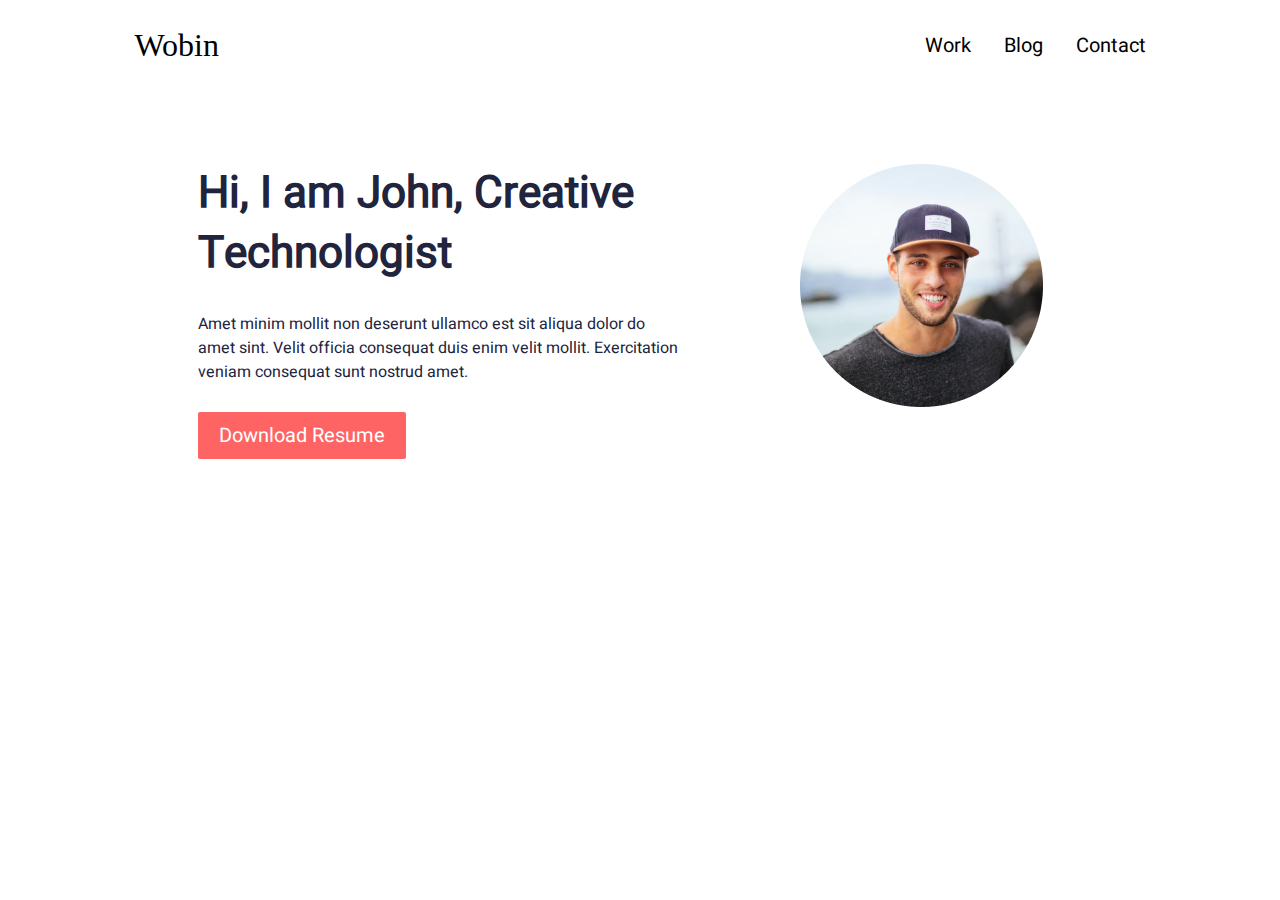
<file: assignment-3/wobin/portfolio/index.html>
<!DOCTYPE html>
<html lang="en">
<head>
    <meta charset="UTF-8">
    <meta http-equiv="X-UA-Compatible" content="IE=edge">
    <meta name="viewport" content="width=device-width, initial-scale=1.0">
    <title>Wobin portfolio</title>
    <link rel="stylesheet" href="style.css">
</head>
<body>
    <!-- menu secton start -->
    <div class="menu-section">
        <div class="menu">
            <div class="logo">Wobin</div>


            <div class="menu-items">
                <nav><a href="">Work</a></nav>
                <nav><a href="">Blog</a></nav>
                <nav><a href="">Contact</a></nav>
            </div>
        </div>
    </div>
    <!-- menu section end -->


    <!-- hero section start -->
        <div class="hero-section">
            <div class="container">
                <div class="hero">
                    <div class="hero-content">
                        <div class="hero-content-title">
                            Hi, I am John,
                            Creative Technologist
                        </div>
                        <div class="hero-content-detail">
                            Amet minim mollit non deserunt ullamco est sit 
                            aliqua dolor do amet sint. Velit officia 
                            consequat duis enim velit mollit. Exercitation 
                            veniam consequat sunt nostrud amet.
                        </div>
                        <div class="hero-button">Download Resume</div>
                    </div>
                    <div class="hero-image">
                        <img src="/assignment-3/wobin/portfolio/assets/images/img/img-1.png" alt="">
                    </div>
                </div>
            </div>
        </div>
    <!-- hero section end -->
</body>
</html>
</file>
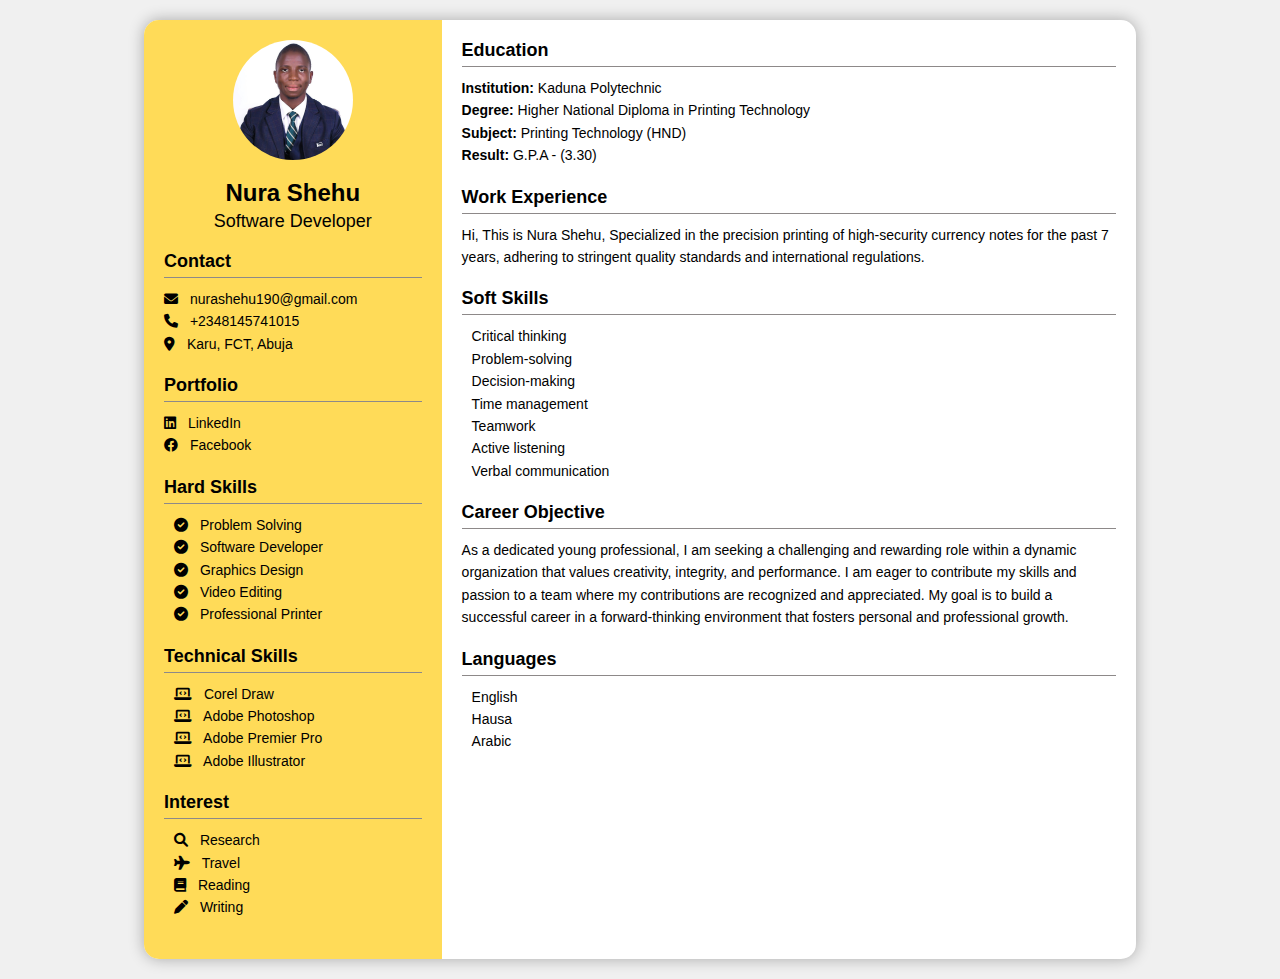
<file: 3mtt-cohort-2/individual-assignment/cv-assignment/Nura-Cv/index.html>
<!DOCTYPE html>
<html lang="en">
  <head>
    <meta charset="UTF-8" />
    <meta name="viewport" content="width=device-width, initial-scale=1.0" />
    <title>Resume/Cv</title>
    <link
      rel="stylesheet"
      href="https://cdnjs.cloudflare.com/ajax/libs/font-awesome/6.0.0-beta3/css/all.min.css"
    />
    <link rel="stylesheet" href="style.css" />
  </head>
  <body>
    <div class="resume-container">
      <div class="left-column">
        <div class="profile-img">
          <img src="passport.jpg" alt="nura shehu" />
        </div>
        <h2>Nura Shehu</h2>
        <p class="title">Software Developer</p>

        <div class="section">
          <h3>Contact</h3>
          <p>
            <i class="fas fa-envelope"></i>
            <a href="nurashehu190@gmail.com">nurashehu190@gmail.com</a>
          </p>
          <p>
            <i class="fas fa-phone"></i>
            <a href="tel:+2348145741015">+2348145741015</a>
          </p>
          <p><i class="fas fa-map-marker-alt"></i> Karu, FCT, Abuja</p>
        </div>

        <div class="section">
          <h3>Portfolio</h3>
          <p>
            <i class="fa-brands fa-linkedin"></i>
            <a href="https://www.linkedin.com/in/nura-shehu-7a1719317"
              >LinkedIn</a
            >
          </p>
          <p>
            <i class="fa-brands fa-facebook"></i>
            <a href="https://web.facebook.com/nurashehu47">Facebook</a>
          </p>
        </div>

        <div class="section">
          <h3>Hard Skills</h3>
          <ul>
            <li><i class="fas fa-check-circle"></i> Problem Solving</li>
            <li><i class="fas fa-check-circle"></i> Software Developer</li>
            <li><i class="fas fa-check-circle"></i> Graphics Design</li>
            <li><i class="fas fa-check-circle"></i> Video Editing</li>
            <li><i class="fas fa-check-circle"></i> Professional Printer</li>
          </ul>
        </div>

        <div class="section">
          <h3>Technical Skills</h3>
          <ul>
            <li><i class="fas fa-laptop-code"></i> Corel Draw</li>
            <li><i class="fas fa-laptop-code"></i> Adobe Photoshop</li>
            <li><i class="fas fa-laptop-code"></i> Adobe Premier Pro</li>
            <li><i class="fas fa-laptop-code"></i> Adobe Illustrator</li>
          </ul>
        </div>

        <div class="section">
          <h3>Interest</h3>
          <ul>
            <li><i class="fas fa-search"></i> Research</li>
            <li><i class="fas fa-plane"></i> Travel</li>
            <li><i class="fas fa-book"></i> Reading</li>
            <li><i class="fas fa-pen"></i> Writing</li>
          </ul>
        </div>
      </div>

      <div class="right-column">
        <div class="section">
          <h3>Education</h3>
          <p><strong>Institution:</strong> Kaduna Polytechnic</p>
          <p>
            <strong>Degree:</strong> Higher National Diploma in Printing
            Technology
          </p>
          <p><strong>Subject:</strong> Printing Technology (HND)</p>
          <p><strong>Result:</strong> G.P.A - (3.30)</p>
        </div>

        <div class="section">
          <h3>Work Experience</h3>
          <p>
            Hi, This is Nura Shehu, Specialized in the precision printing of
            high-security currency notes for the past 7 years, adhering to
            stringent quality standards and international regulations.
          </p>
        </div>

        <div class="section">
          <h3>Soft Skills</h3>
          <ul>
            <li>Critical thinking</li>
            <li>Problem-solving</li>
            <li>Decision-making</li>
            <li>Time management</li>
            <li>Teamwork</li>
            <li>Active listening</li>
            <li>Verbal communication</li>
          </ul>
        </div>

        <div class="section">
          <h3>Career Objective</h3>
          <p>
            As a dedicated young professional, I am seeking a challenging and
            rewarding role within a dynamic organization that values creativity,
            integrity, and performance. I am eager to contribute my skills and
            passion to a team where my contributions are recognized and
            appreciated. My goal is to build a successful career in a
            forward-thinking environment that fosters personal and professional
            growth.
          </p>
        </div>

        <div class="section">
          <h3>Languages</h3>
          <ul>
            <li>English</li>
            <li>Hausa</li>
            <li>Arabic</li>
          </ul>
        </div>
      </div>
    </div>
  </body>
</html>
</file>
<file: assignment-3/wobin/portfolio/style.css>
@font-face {
    font-family: "heebo";
    src: url(assets/fonts/Heebo-Regular.ttf);
}

.menu-section {
    width: 100%;
}

.menu {
    margin: 27px auto;
    width: min(80%, 75rem);
    display: flex;
    justify-content: space-between;
    align-items: center;
}

.menu-items {
    display: flex;
    justify-content: center;
    align-items: center;
    gap: 33px;
}

.logo {
    font-size: 2rem;
}

nav a {
    text-decoration: none;
    font-family: 'Heebo';
    font-style: normal;
    font-weight: 500;
    font-size: 20px;
    line-height: 29px;
    text-align: right;

    color: #000000;

}


/* hero section styling start */

.hero-section {
    width: 100%;
}

.container {
    margin: 0 auto;
    width: min(70%, 60rem);
}

.hero {
    margin-top: 100px;
    display: grid;
    grid-template-columns: 1.5fr 1fr;
    gap: 5rem;
}

.hero-content {
    display: grid;
    grid-template-columns: 1fr;
    gap: 28px;
}

.hero-content-title {
    font-family: 'Heebo';
    font-style: normal;
    font-weight: 700;
    font-size: 44px;
    line-height: 60px;
    color: #21243D;
}

.hero-content-detail {
    font-family: 'Heebo';
    font-style: normal;
    font-weight: 400;
    font-size: 16px;
    line-height: 24px;
    color: #21243D;
}

.hero-button {
    width: 208px;
    height: 47px;
    background: #FF6464;
    border-radius: 2px;
    font-family: 'Heebo';
    font-style: normal;
    font-weight: 500;
    font-size: 20px;
    line-height: 29px;
    color: #FFFFFF;
    display: flex;
    justify-content: center;
    align-items: center;
}

.hero-image {
    display: flex;
    justify-content: center;
    align-items: flex-start;
}
/* hero sectioin stylling end */
</file>
<file: 3mtt-cohort-2/individual-assignment/cv-assignment/Nura-Cv/style.css>
* {
    margin: 0;
    padding: 0;
    box-sizing: border-box;
    font-family: Arial, sans-serif;
}

body {
    background-color: #f0f0f0;
    padding: 20px;
}

.resume-container {
    display: flex;
    flex-wrap: wrap; /* Make items wrap in smaller screens */
    width: 80%;
    margin: 0 auto;
    background-color: white;
    border-radius: 15px;
    overflow: hidden;
    box-shadow: 0 0 15px rgba(0, 0, 0, 0.3);
}

.left-column {
    flex: 1;
    max-width: 30%;
    background-color: #ffdb58;
    padding: 20px;
    text-align: center;
}

.right-column {
    flex: 2;
    max-width: 70%;
    padding: 20px;
}

.profile-img img {
    width: 120px;
    height: 120px;
    border-radius: 50%;
    margin-bottom: 15px;
}

h2 {
    font-size: 24px;
    color: #000000;
}

.title {
    font-size: 18px;
    color: #000000;
    margin-bottom: 15px;
}

.section {
    margin-bottom: 20px;
    text-align: left;
}

h3 {
    font-size: 18px;
    color: #000000;
    margin-bottom: 10px;
    border-bottom: 1px solid #8d8989;
    padding-bottom: 5px;
}

p, li {
    font-size: 14px;
    color: #000000;
    line-height: 1.6;
}

ul {
    list-style: none;
    padding-left: 10px;
}

ul li:before {
    color: #000000;
}

a {
    color: #000000;
    text-decoration: none;
}

a:hover {
    text-decoration: underline;
}

i {
    margin-right: 8px;
    color: #000000;
}

/* Responsive Layout */
@media screen and (max-width: 768px) {
    /* For medium screens (tablets and small laptops) */
.resume-container {
    width: 95%;
}
    
.left-column, .right-column {
    max-width: 100%;
    flex: 100%;
}
    
.left-column {
    text-align: center;
    padding: 10px;
}

.profile-img img {
    width: 100px;
    height: 100px;
}

h2 {
    font-size: 22px;
}

.title {
    font-size: 16px;
}

p, li {
    font-size: 13px;
}

h3 {
    font-size: 16px;
}
}

@media screen and (max-width: 480px) {
    /* For small screens (mobile phones) */
body {
    padding: 10px;
    }

.resume-container {
    width: 100%;
}
    
.left-column, .right-column {
    padding: 10px;
}

.profile-img img {
    width: 80px;
    height: 80px;
}

h2 {
    font-size: 20px;
}

.title {
    font-size: 15px;
}

p, li {
    font-size: 12px;
}

h3 {
    font-size: 14px;
}
}
</file>
